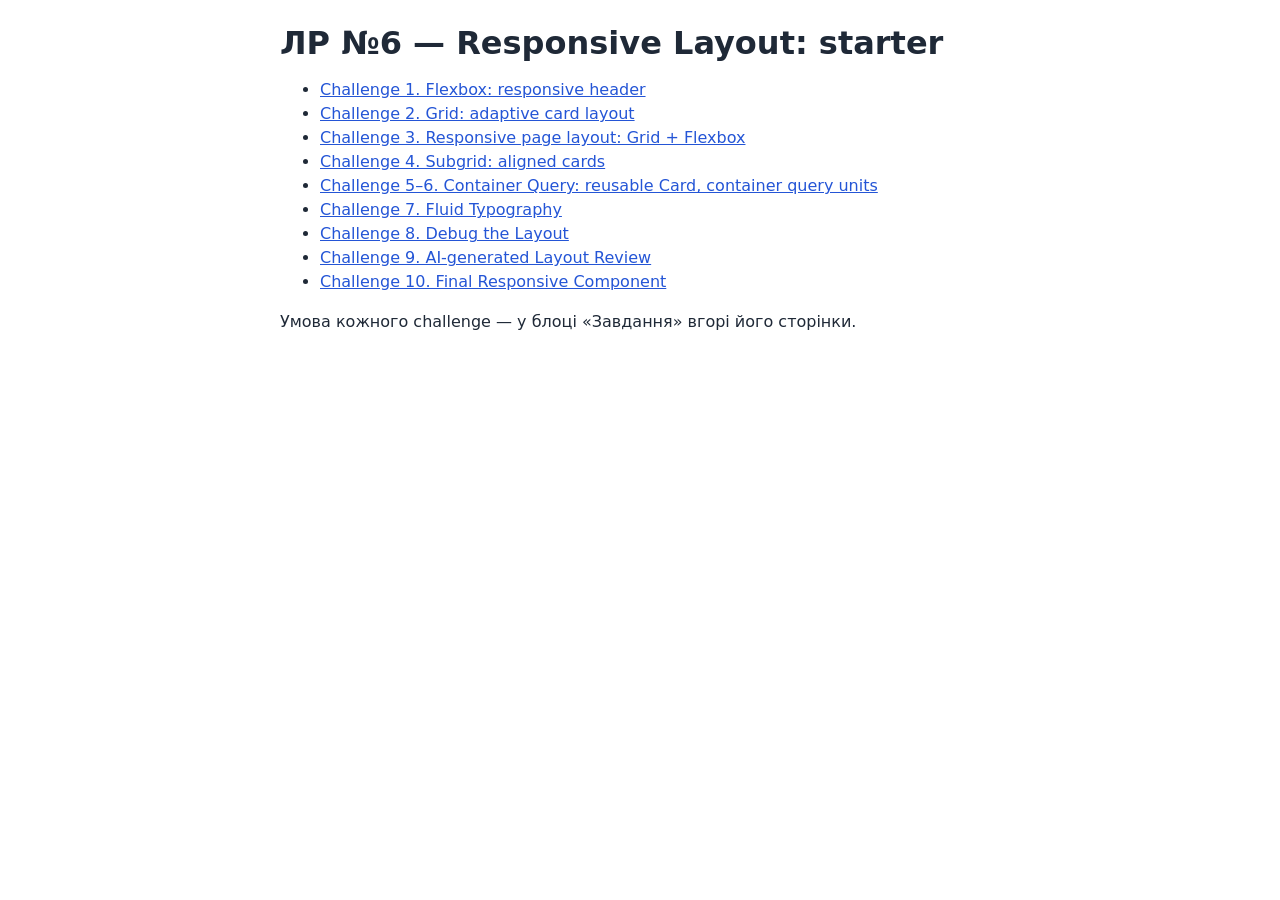
<file: index.html>
<!doctype html>
<html lang="uk">
<head>
  <meta charset="utf-8">
  <meta name="viewport" content="width=device-width, initial-scale=1">
  <title>ЛР №6 — starter</title>
  <link rel="stylesheet" href="base.css">
  <style>
    body { padding: 1.5rem; max-inline-size: 48rem; margin-inline: auto; }
  </style>
</head>
<body>
  <h1>ЛР №6 — Responsive Layout: starter</h1>
  <ul>
    <li><a href="challenge-01/index.html">Challenge 1. Flexbox: responsive header</a></li>
    <li><a href="challenge-02/index.html">Challenge 2. Grid: adaptive card layout</a></li>
    <li><a href="challenge-03/index.html">Challenge 3. Responsive page layout: Grid + Flexbox</a></li>
    <li><a href="challenge-04/index.html">Challenge 4. Subgrid: aligned cards</a></li>
    <li><a href="challenge-05/index.html">Challenge 5–6. Container Query: reusable Card, container query units</a></li>
    <li><a href="challenge-07/index.html">Challenge 7. Fluid Typography</a></li>
    <li><a href="challenge-08/index.html">Challenge 8. Debug the Layout</a></li>
    <li><a href="challenge-09/index.html">Challenge 9. AI-generated Layout Review</a></li>
    <li><a href="challenge-10/index.html">Challenge 10. Final Responsive Component</a></li>
  </ul>
  <p>Умова кожного challenge — у блоці «Завдання» вгорі його сторінки.</p>
</body>
</html>
</file>
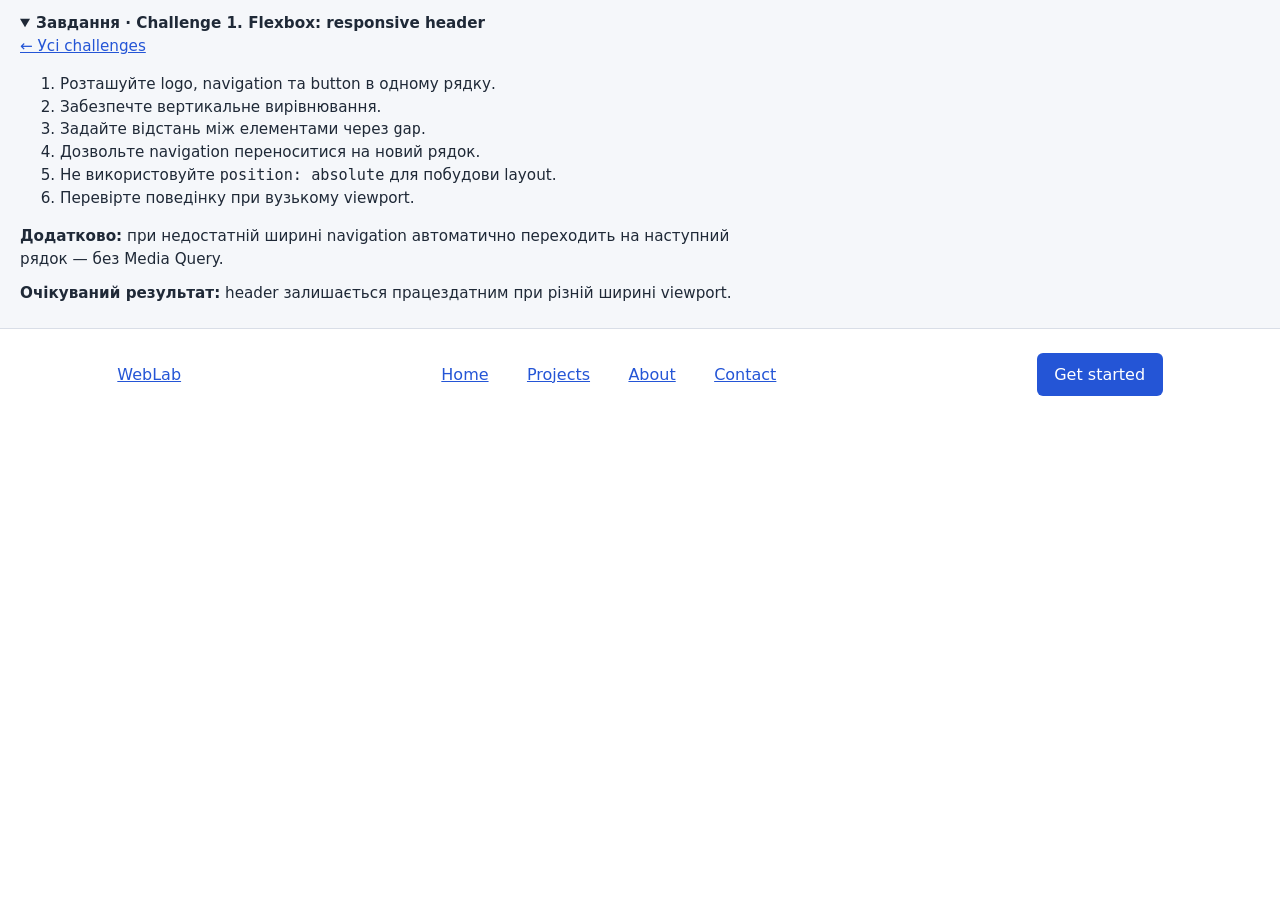
<file: challenge-01/index.html>
<!doctype html>
<html lang="en">
<head>
  <meta charset="utf-8">
  <meta name="viewport" content="width=device-width, initial-scale=1">
  <title>Challenge 1 — Flexbox header</title>
  <link rel="stylesheet" href="../base.css">
  <link rel="stylesheet" href="style.css">
</head>
<body>
<details class="task" lang="uk" open>
  <summary>Завдання · Challenge 1. Flexbox: responsive header</summary>
  <p class="task-back"><a href="../index.html">← Усі challenges</a></p>
  <ol>
    <li>Розташуйте logo, navigation та button в одному рядку.</li>
    <li>Забезпечте вертикальне вирівнювання.</li>
    <li>Задайте відстань між елементами через <code>gap</code>.</li>
    <li>Дозвольте navigation переноситися на новий рядок.</li>
    <li>Не використовуйте <code>position: absolute</code> для побудови layout.</li>
    <li>Перевірте поведінку при вузькому viewport.</li>
  </ol>
  <p><strong>Додатково:</strong> при недостатній ширині navigation автоматично
    переходить на наступний рядок — без Media Query.</p>
  <p><strong>Очікуваний результат:</strong> header залишається працездатним при
    різній ширині viewport.</p>
</details>

<header class="header">
  <a class="logo" href="#">WebLab</a>

  <nav class="navigation">
    <a href="#">Home</a>
    <a href="#">Projects</a>
    <a href="#">About</a>
    <a href="#">Contact</a>
  </nav>

  <button class="header-action">Get started</button>
</header>
</body>
</html>
</file>
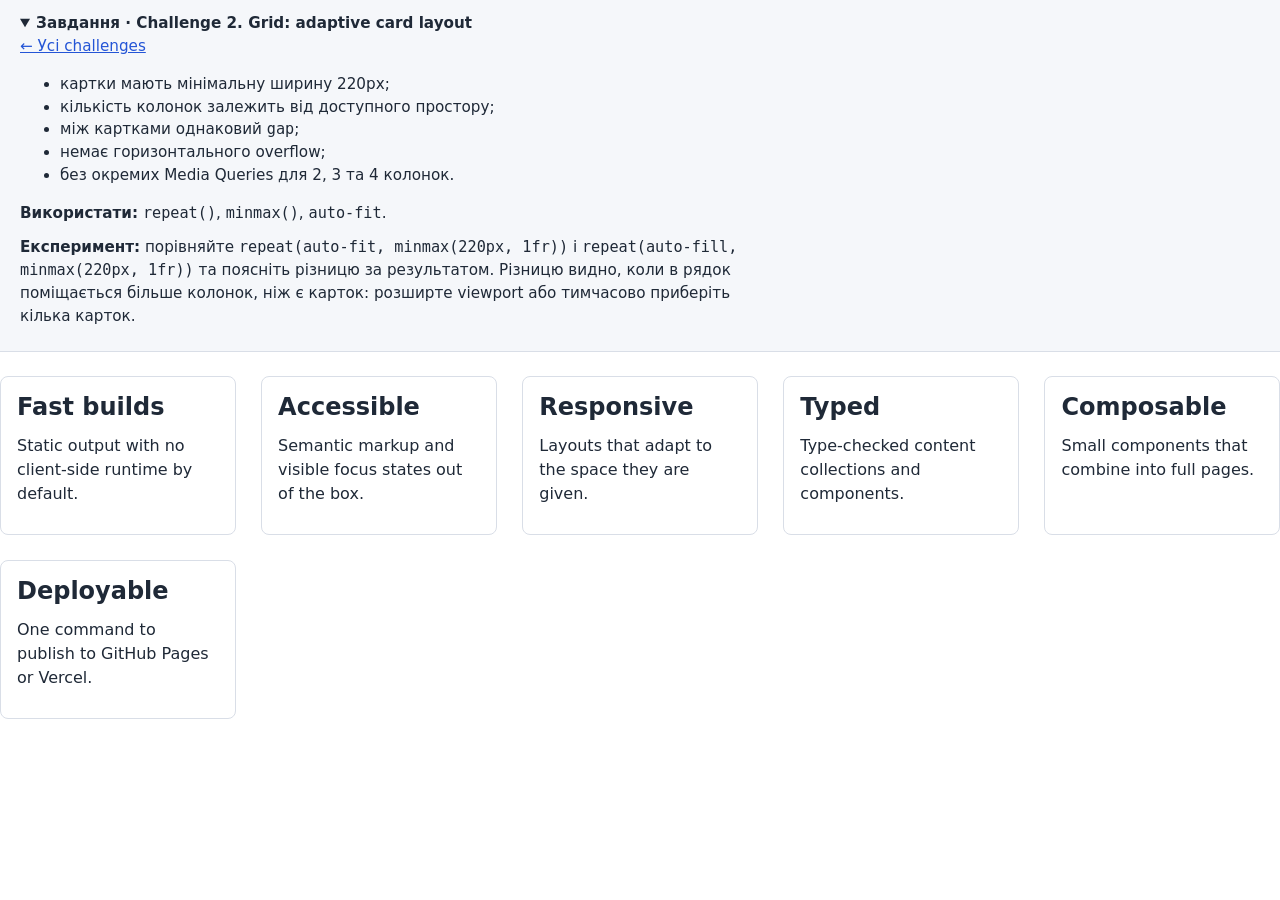
<file: challenge-02/index.html>
<!doctype html>
<html lang="en">
<head>
  <meta charset="utf-8">
  <meta name="viewport" content="width=device-width, initial-scale=1">
  <title>Challenge 2 — Grid cards</title>
  <link rel="stylesheet" href="../base.css">
  <link rel="stylesheet" href="style.css">
</head>
<body>
<details class="task" lang="uk" open>
  <summary>Завдання · Challenge 2. Grid: adaptive card layout</summary>
  <p class="task-back"><a href="../index.html">← Усі challenges</a></p>
  <ul>
    <li>картки мають мінімальну ширину 220px;</li>
    <li>кількість колонок залежить від доступного простору;</li>
    <li>між картками однаковий <code>gap</code>;</li>
    <li>немає горизонтального overflow;</li>
    <li>без окремих Media Queries для 2, 3 та 4 колонок.</li>
  </ul>
  <p><strong>Використати:</strong> <code>repeat()</code>, <code>minmax()</code>, <code>auto-fit</code>.</p>
  <p><strong>Експеримент:</strong> порівняйте <code>repeat(auto-fit, minmax(220px, 1fr))</code>
    і <code>repeat(auto-fill, minmax(220px, 1fr))</code> та поясніть різницю за
    результатом. Різницю видно, коли в рядок поміщається більше колонок, ніж є
    карток: розширте viewport або тимчасово приберіть кілька карток.</p>
</details>

<section class="features">
  <article class="feature-card">
    <h2>Fast builds</h2>
    <p>Static output with no client-side runtime by default.</p>
  </article>
  <article class="feature-card">
    <h2>Accessible</h2>
    <p>Semantic markup and visible focus states out of the box.</p>
  </article>
  <article class="feature-card">
    <h2>Responsive</h2>
    <p>Layouts that adapt to the space they are given.</p>
  </article>
  <article class="feature-card">
    <h2>Typed</h2>
    <p>Type-checked content collections and components.</p>
  </article>
  <article class="feature-card">
    <h2>Composable</h2>
    <p>Small components that combine into full pages.</p>
  </article>
  <article class="feature-card">
    <h2>Deployable</h2>
    <p>One command to publish to GitHub Pages or Vercel.</p>
  </article>
</section>
</body>
</html>
</file>
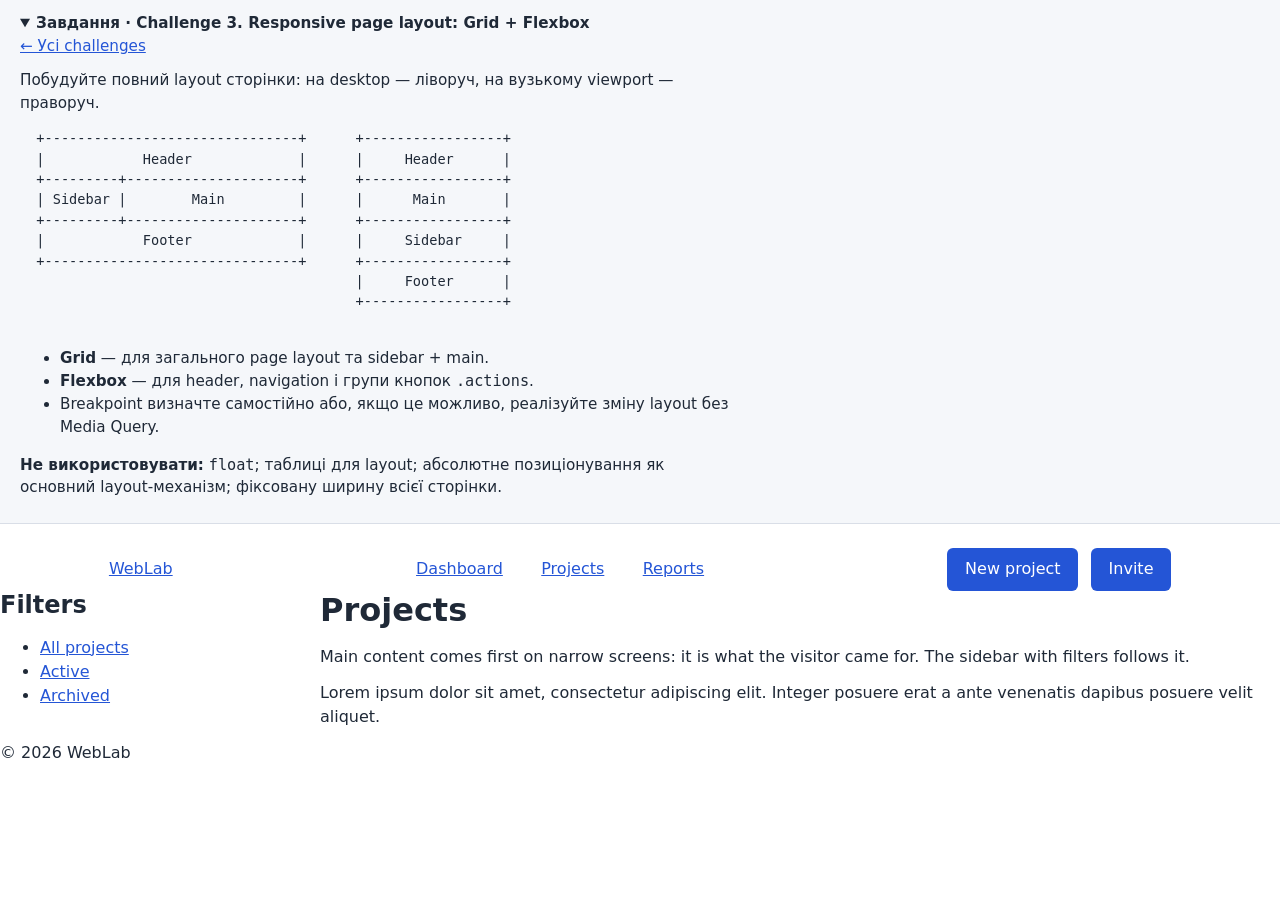
<file: challenge-03/index.html>
<!doctype html>
<html lang="en">
<head>
  <meta charset="utf-8">
  <meta name="viewport" content="width=device-width, initial-scale=1">
  <title>Challenge 3 — Page layout</title>
  <link rel="stylesheet" href="../base.css">
  <link rel="stylesheet" href="style.css">
</head>
<body>
<details class="task" lang="uk" open>
  <summary>Завдання · Challenge 3. Responsive page layout: Grid + Flexbox</summary>
  <p class="task-back"><a href="../index.html">← Усі challenges</a></p>
  <p>Побудуйте повний layout сторінки: на desktop — ліворуч, на вузькому viewport — праворуч.</p>
  <pre>
  +-------------------------------+      +-----------------+
  |            Header             |      |     Header      |
  +---------+---------------------+      +-----------------+
  | Sidebar |        Main         |      |      Main       |
  +---------+---------------------+      +-----------------+
  |            Footer             |      |     Sidebar     |
  +-------------------------------+      +-----------------+
                                         |     Footer      |
                                         +-----------------+
  </pre>
  <ul>
    <li><strong>Grid</strong> — для загального page layout та sidebar + main.</li>
    <li><strong>Flexbox</strong> — для header, navigation і групи кнопок <code>.actions</code>.</li>
    <li>Breakpoint визначте самостійно або, якщо це можливо, реалізуйте зміну
      layout без Media Query.</li>
  </ul>
  <p><strong>Не використовувати:</strong> <code>float</code>; таблиці для layout;
    абсолютне позиціонування як основний layout-механізм; фіксовану ширину всієї
    сторінки.</p>
</details>

<div class="page">
  <header class="site-header">
    <a class="logo" href="#">WebLab</a>
    <nav class="navigation">
      <a href="#">Dashboard</a>
      <a href="#">Projects</a>
      <a href="#">Reports</a>
    </nav>
    <div class="actions">
      <button>New project</button>
      <button>Invite</button>
    </div>
  </header>

  <aside class="sidebar">
    <h2>Filters</h2>
    <ul>
      <li><a href="#">All projects</a></li>
      <li><a href="#">Active</a></li>
      <li><a href="#">Archived</a></li>
    </ul>
  </aside>

  <main class="main">
    <h1>Projects</h1>
    <p>Main content comes first on narrow screens: it is what the visitor came for.
      The sidebar with filters follows it.</p>
    <p>Lorem ipsum dolor sit amet, consectetur adipiscing elit. Integer posuere erat
      a ante venenatis dapibus posuere velit aliquet.</p>
  </main>

  <footer class="site-footer">
    <p>&copy; 2026 WebLab</p>
  </footer>
</div>
</body>
</html>
</file>
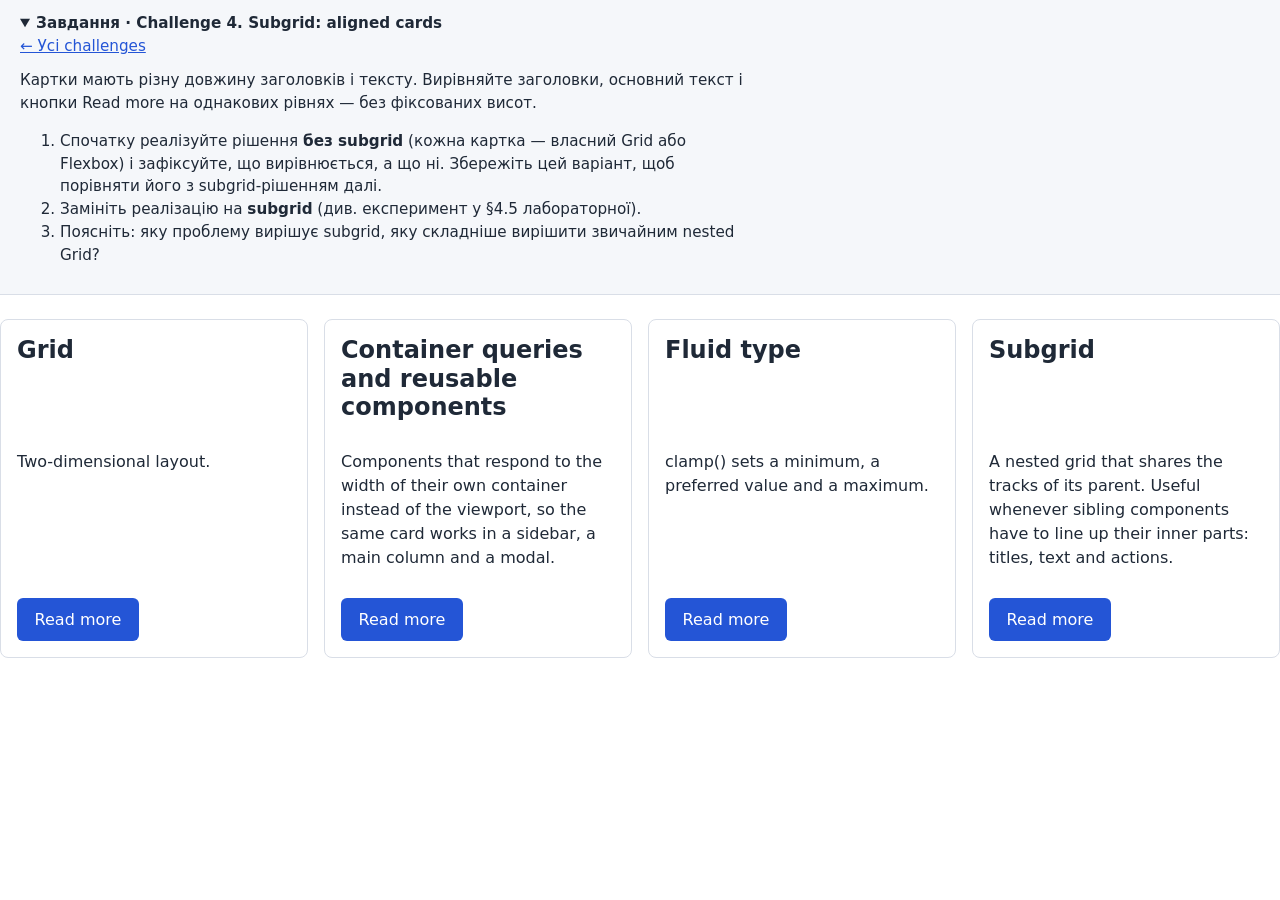
<file: challenge-04/index.html>
<!doctype html>
<html lang="en">
<head>
  <meta charset="utf-8">
  <meta name="viewport" content="width=device-width, initial-scale=1">
  <title>Challenge 4 — Subgrid cards</title>
  <link rel="stylesheet" href="../base.css">
  <link rel="stylesheet" href="style.css">
</head>
<body>
<details class="task" lang="uk" open>
  <summary>Завдання · Challenge 4. Subgrid: aligned cards</summary>
  <p class="task-back"><a href="../index.html">← Усі challenges</a></p>
  <p>Картки мають різну довжину заголовків і тексту. Вирівняйте заголовки,
    основний текст і кнопки Read more на однакових рівнях — без фіксованих висот.</p>
  <ol>
    <li>Спочатку реалізуйте рішення <strong>без subgrid</strong> (кожна картка — власний
      Grid або Flexbox) і зафіксуйте, що вирівнюється, а що ні. Збережіть цей
      варіант, щоб порівняти його з subgrid-рішенням далі.</li>
    <li>Замініть реалізацію на <strong>subgrid</strong> (див. експеримент у §4.5 лабораторної).</li>
    <li>Поясніть: яку проблему вирішує subgrid, яку складніше вирішити звичайним
      nested Grid?</li>
  </ol>
</details>

<section class="cards">
  <article class="card">
    <h2>Grid</h2>
    <p>Two-dimensional layout.</p>
    <a class="button" href="#">Read more</a>
  </article>
  <article class="card">
    <h2>Container queries and reusable components</h2>
    <p>Components that respond to the width of their own container instead of the viewport, so the same card works in a sidebar, a main column and a modal.</p>
    <a class="button" href="#">Read more</a>
  </article>
  <article class="card">
    <h2>Fluid type</h2>
    <p>clamp() sets a minimum, a preferred value and a maximum.</p>
    <a class="button" href="#">Read more</a>
  </article>
  <article class="card">
    <h2>Subgrid</h2>
    <p>A nested grid that shares the tracks of its parent. Useful whenever sibling components have to line up their inner parts: titles, text and actions.</p>
    <a class="button" href="#">Read more</a>
  </article>
</section>
</body>
</html>
</file>
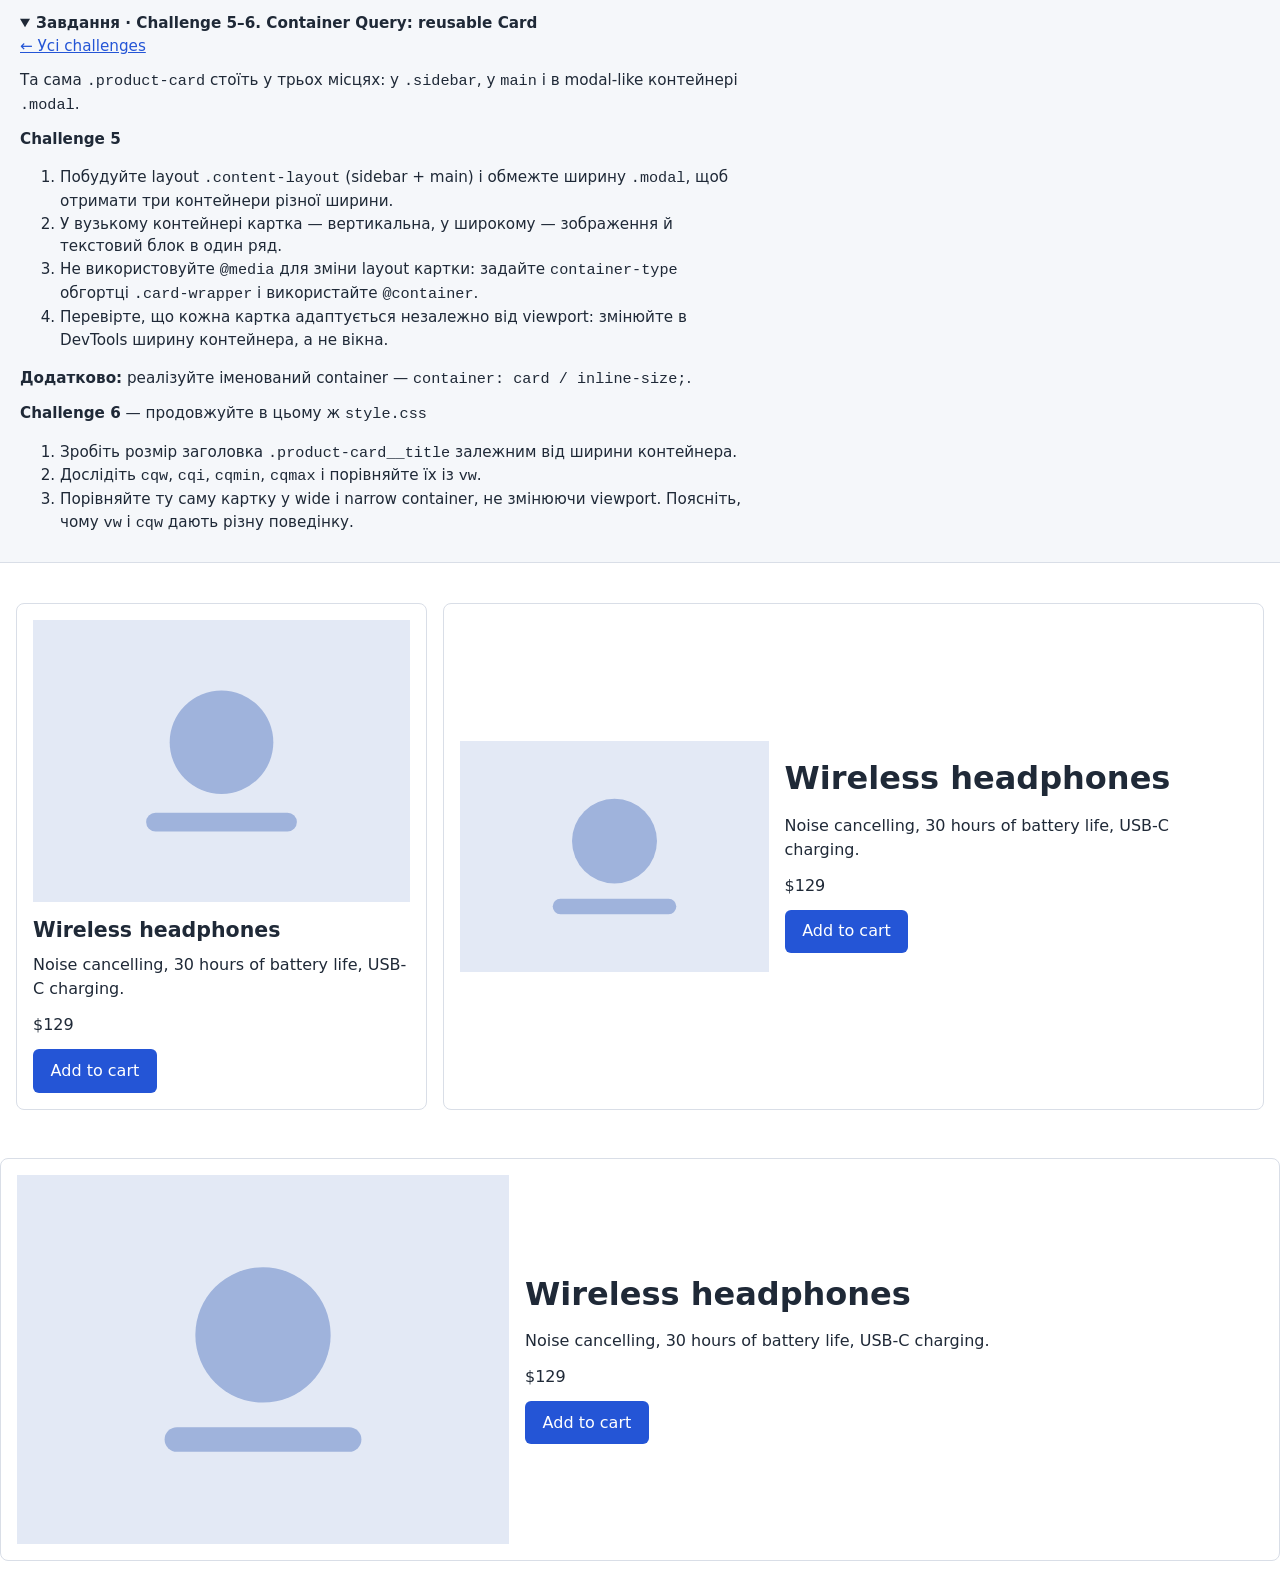
<file: challenge-05/index.html>
<!doctype html>
<html lang="en">
<head>
  <meta charset="utf-8">
  <meta name="viewport" content="width=device-width, initial-scale=1">
  <title>Challenge 5–6 — Container Query card</title>
  <link rel="stylesheet" href="../base.css">
  <link rel="stylesheet" href="style.css">
</head>
<body>
<details class="task" lang="uk" open>
  <summary>Завдання · Challenge 5–6. Container Query: reusable Card</summary>
  <p class="task-back"><a href="../index.html">← Усі challenges</a></p>
  <p>Та сама <code>.product-card</code> стоїть у трьох місцях: у <code>.sidebar</code>,
    у <code>main</code> і в modal-like контейнері <code>.modal</code>.</p>
  <p><strong>Challenge 5</strong></p>
  <ol>
    <li>Побудуйте layout <code>.content-layout</code> (sidebar + main) і обмежте ширину
      <code>.modal</code>, щоб отримати три контейнери різної ширини.</li>
    <li>У вузькому контейнері картка — вертикальна, у широкому — зображення й
      текстовий блок в один ряд.</li>
    <li>Не використовуйте <code>@media</code> для зміни layout картки: задайте
      <code>container-type</code> обгортці <code>.card-wrapper</code> і використайте
      <code>@container</code>.</li>
    <li>Перевірте, що кожна картка адаптується незалежно від viewport: змінюйте в
      DevTools ширину контейнера, а не вікна.</li>
  </ol>
  <p><strong>Додатково:</strong> реалізуйте іменований container —
    <code>container: card / inline-size;</code>.</p>
  <p><strong>Challenge 6</strong> — продовжуйте в цьому ж <code>style.css</code></p>
  <ol>
    <li>Зробіть розмір заголовка <code>.product-card__title</code> залежним від ширини
      контейнера.</li>
    <li>Дослідіть <code>cqw</code>, <code>cqi</code>, <code>cqmin</code>, <code>cqmax</code>
      і порівняйте їх із <code>vw</code>.</li>
    <li>Порівняйте ту саму картку у wide і narrow container, не змінюючи viewport.
      Поясніть, чому <code>vw</code> і <code>cqw</code> дають різну поведінку.</li>
  </ol>
</details>

<div class="content-layout">
  <aside class="sidebar">
    <div class="card-wrapper">
      <article class="product-card">
        <img src="../img/product.svg" alt="" width="320" height="240">
        <div class="product-card__body">
          <h2 class="product-card__title">Wireless headphones</h2>
          <p>Noise cancelling, 30 hours of battery life, USB-C charging.</p>
          <p class="product-card__price">$129</p>
          <button>Add to cart</button>
        </div>
      </article>
    </div>
  </aside>

  <main>
    <div class="card-wrapper">
      <article class="product-card">
        <img src="../img/product.svg" alt="" width="320" height="240">
        <div class="product-card__body">
          <h2 class="product-card__title">Wireless headphones</h2>
          <p>Noise cancelling, 30 hours of battery life, USB-C charging.</p>
          <p class="product-card__price">$129</p>
          <button>Add to cart</button>
        </div>
      </article>
    </div>
  </main>
</div>

<!-- Modal-like container: третє місце для тієї самої картки. -->
<div class="modal">
  <div class="card-wrapper">
    <article class="product-card">
      <img src="../img/product.svg" alt="" width="320" height="240">
      <div class="product-card__body">
        <h2 class="product-card__title">Wireless headphones</h2>
        <p>Noise cancelling, 30 hours of battery life, USB-C charging.</p>
        <p class="product-card__price">$129</p>
        <button>Add to cart</button>
      </div>
    </article>
  </div>
</div>
</body>
</html>
</file>
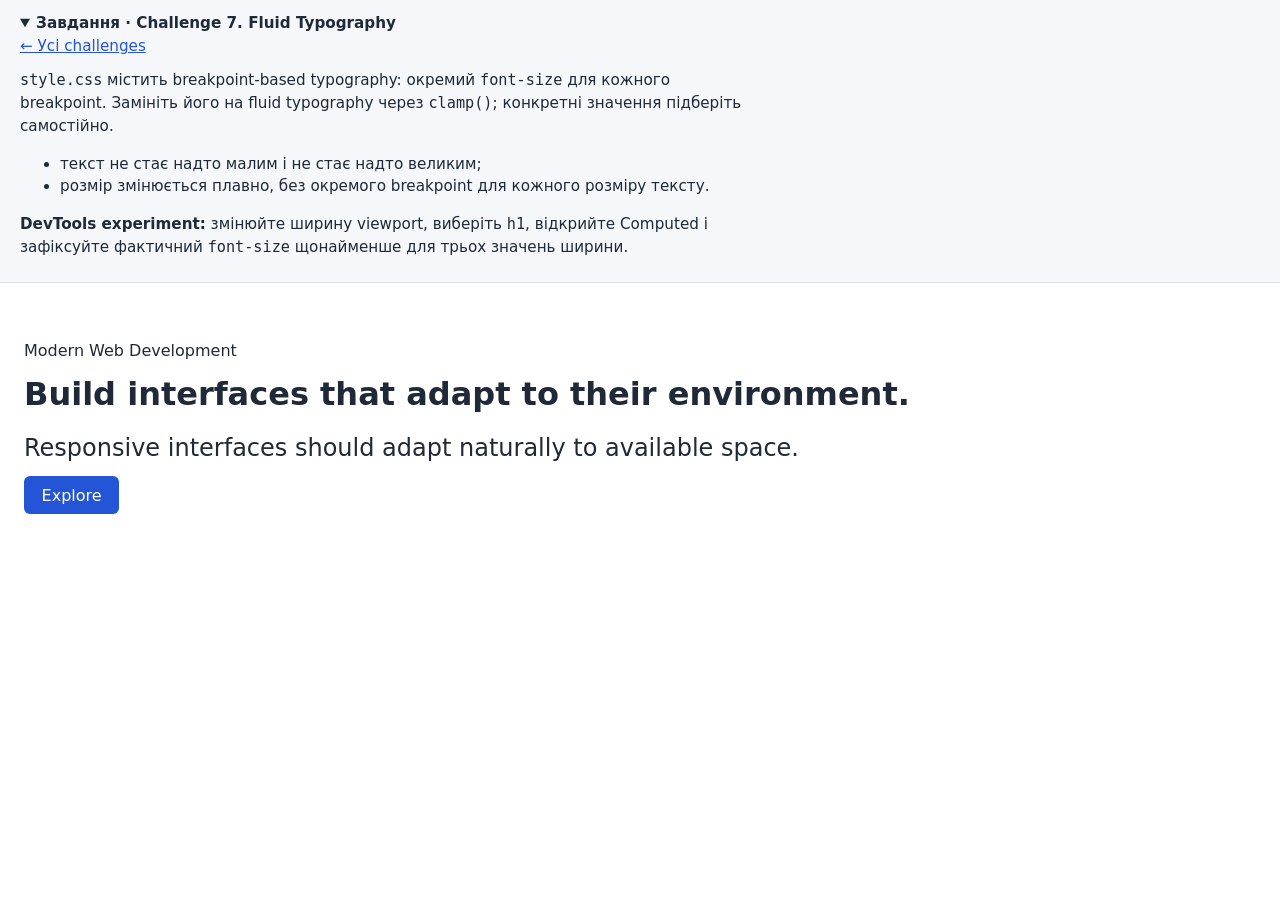
<file: challenge-07/index.html>
<!doctype html>
<html lang="en">
<head>
  <meta charset="utf-8">
  <meta name="viewport" content="width=device-width, initial-scale=1">
  <title>Challenge 7 — Fluid Typography</title>
  <link rel="stylesheet" href="../base.css">
  <link rel="stylesheet" href="style.css">
</head>
<body>
<details class="task" lang="uk" open>
  <summary>Завдання · Challenge 7. Fluid Typography</summary>
  <p class="task-back"><a href="../index.html">← Усі challenges</a></p>
  <p><code>style.css</code> містить breakpoint-based typography: окремий
    <code>font-size</code> для кожного breakpoint. Замініть його на fluid typography
    через <code>clamp()</code>; конкретні значення підберіть самостійно.</p>
  <ul>
    <li>текст не стає надто малим і не стає надто великим;</li>
    <li>розмір змінюється плавно, без окремого breakpoint для кожного розміру тексту.</li>
  </ul>
  <p><strong>DevTools experiment:</strong> змінюйте ширину viewport, виберіть
    <code>h1</code>, відкрийте Computed і зафіксуйте фактичний <code>font-size</code>
    щонайменше для трьох значень ширини.</p>
</details>

<section class="hero">
  <p class="eyebrow">Modern Web Development</p>
  <h1>Build interfaces that adapt to their environment.</h1>
  <p class="hero-text">
    Responsive interfaces should adapt naturally to available space.
  </p>
  <a class="button" href="#">Explore</a>
</section>
</body>
</html>
</file>
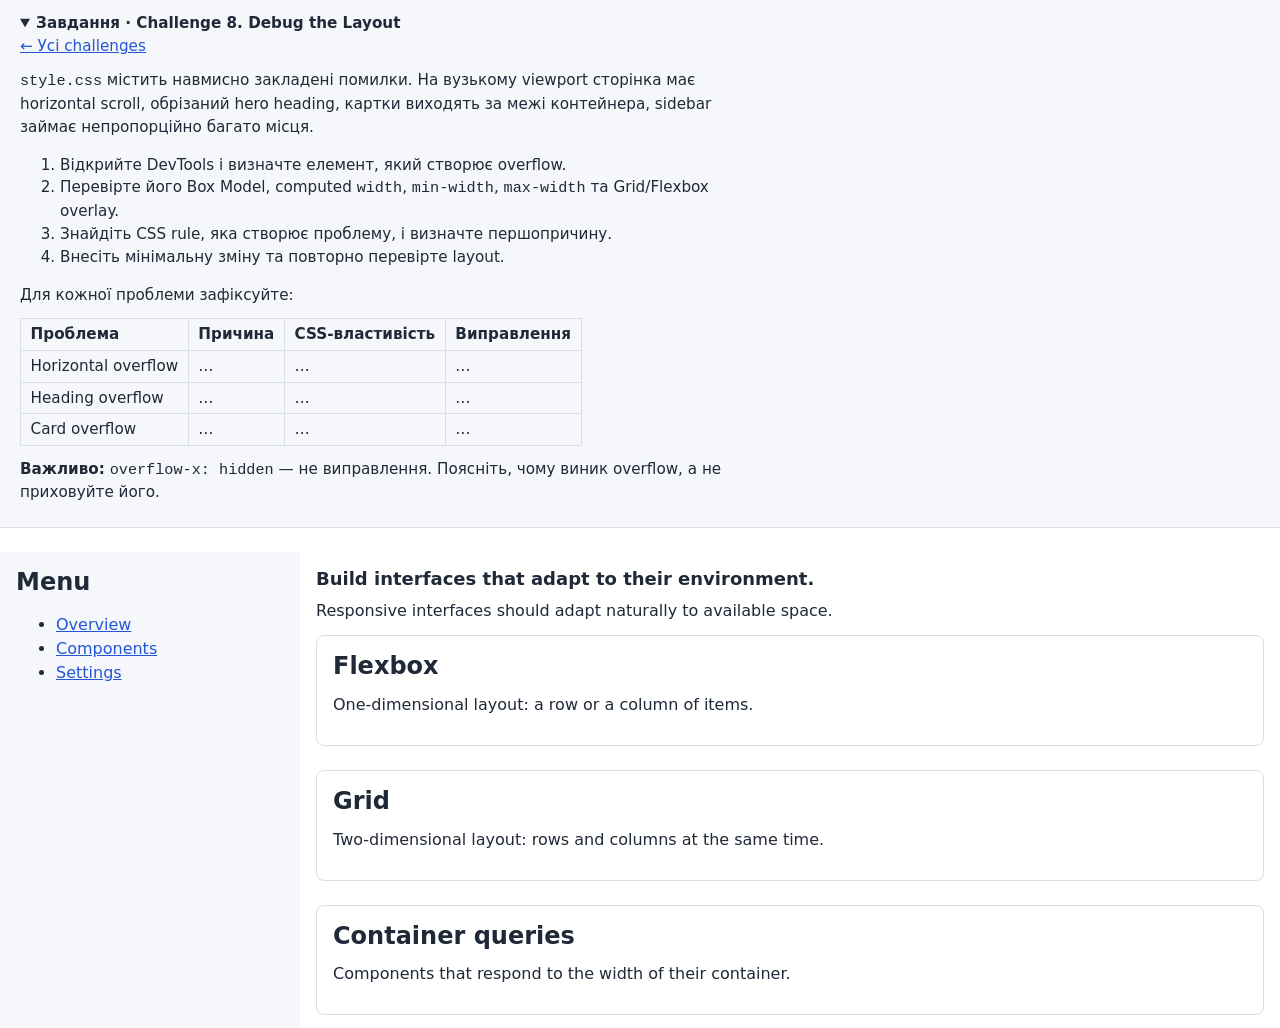
<file: challenge-08/index.html>
<!doctype html>
<html lang="en">
<head>
  <meta charset="utf-8">
  <meta name="viewport" content="width=device-width, initial-scale=1">
  <title>Challenge 8 — Debug the Layout</title>
  <link rel="stylesheet" href="../base.css">
  <link rel="stylesheet" href="style.css">
</head>
<body>
<details class="task" lang="uk" open>
  <summary>Завдання · Challenge 8. Debug the Layout</summary>
  <p class="task-back"><a href="../index.html">← Усі challenges</a></p>
  <p><code>style.css</code> містить навмисно закладені помилки. На вузькому viewport
    сторінка має horizontal scroll, обрізаний hero heading, картки виходять за межі
    контейнера, sidebar займає непропорційно багато місця.</p>
  <ol>
    <li>Відкрийте DevTools і визначте елемент, який створює overflow.</li>
    <li>Перевірте його Box Model, computed <code>width</code>, <code>min-width</code>,
      <code>max-width</code> та Grid/Flexbox overlay.</li>
    <li>Знайдіть CSS rule, яка створює проблему, і визначте першопричину.</li>
    <li>Внесіть мінімальну зміну та повторно перевірте layout.</li>
  </ol>
  <p>Для кожної проблеми зафіксуйте:</p>
  <table>
    <tr><th>Проблема</th><th>Причина</th><th>CSS-властивість</th><th>Виправлення</th></tr>
    <tr><td>Horizontal overflow</td><td>…</td><td>…</td><td>…</td></tr>
    <tr><td>Heading overflow</td><td>…</td><td>…</td><td>…</td></tr>
    <tr><td>Card overflow</td><td>…</td><td>…</td><td>…</td></tr>
  </table>
  <p><strong>Важливо:</strong> <code>overflow-x: hidden</code> — не виправлення.
    Поясніть, чому виник overflow, а не приховуйте його.</p>
</details>

<div class="page">
  <aside class="sidebar">
    <h2>Menu</h2>
    <ul>
      <li><a href="#">Overview</a></li>
      <li><a href="#">Components</a></li>
      <li><a href="#">Settings</a></li>
    </ul>
  </aside>

  <main class="main">
    <section class="hero">
      <h1>Build interfaces that adapt to their environment.</h1>
      <p>Responsive interfaces should adapt naturally to available space.</p>
    </section>

    <section class="cards">
      <article class="card">
        <h2>Flexbox</h2>
        <p>One-dimensional layout: a row or a column of items.</p>
      </article>
      <article class="card">
        <h2>Grid</h2>
        <p>Two-dimensional layout: rows and columns at the same time.</p>
      </article>
      <article class="card">
        <h2>Container queries</h2>
        <p>Components that respond to the width of their container.</p>
      </article>
    </section>
  </main>
</div>
</body>
</html>
</file>
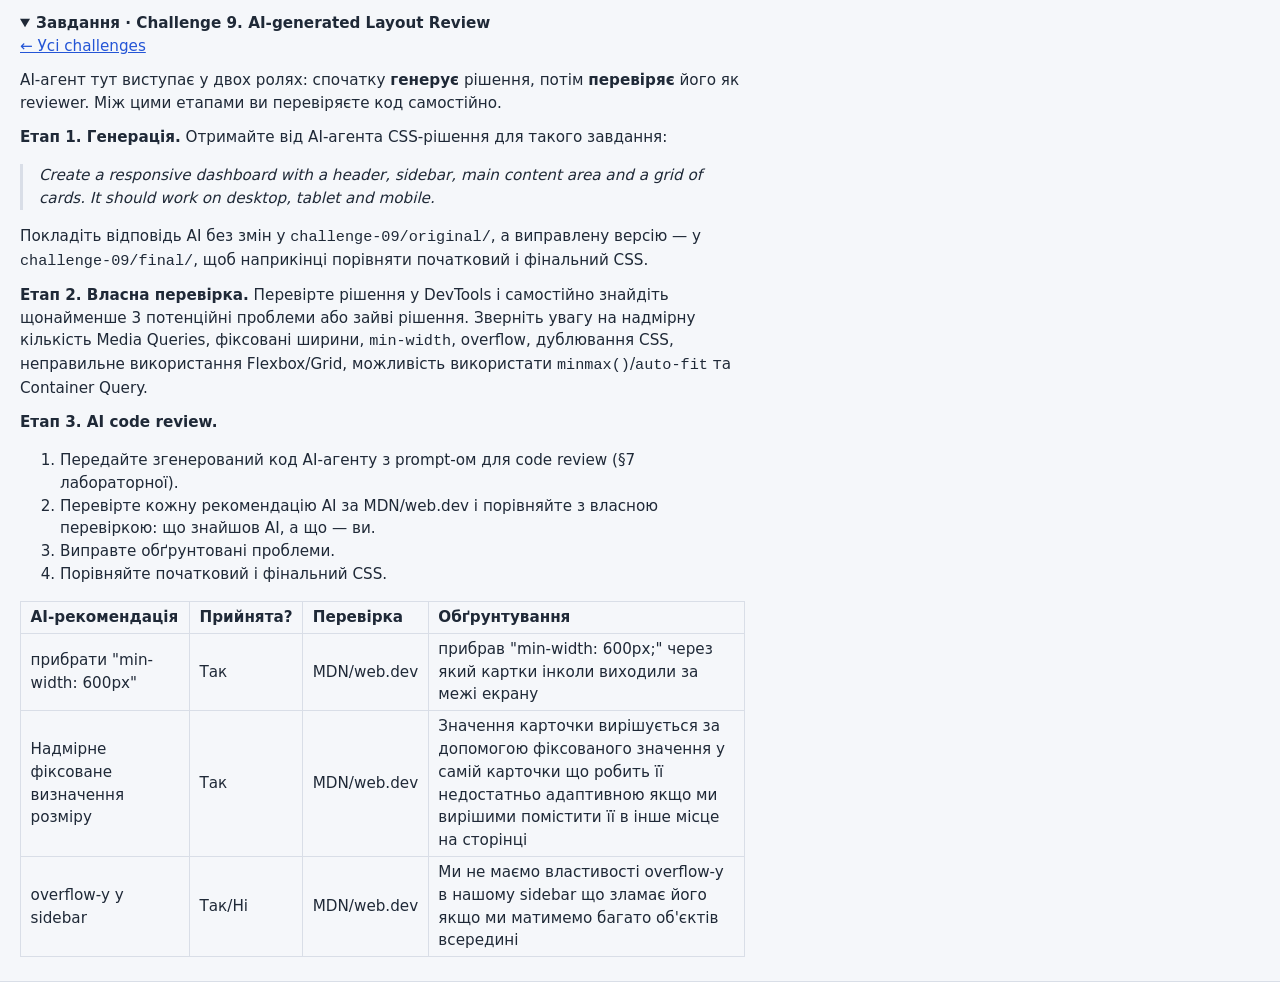
<file: challenge-09/index.html>
<!doctype html>
<html lang="uk">
  <head>
    <meta charset="utf-8" />
    <meta name="viewport" content="width=device-width, initial-scale=1" />
    <title>Challenge 9 — AI-generated Layout Review</title>
    <link rel="stylesheet" href="../base.css" />
  </head>
  <body>
    <details class="task" lang="uk" open>
      <summary>Завдання · Challenge 9. AI-generated Layout Review</summary>
      <p class="task-back"><a href="../index.html">← Усі challenges</a></p>
      <p>
        AI-агент тут виступає у двох ролях: спочатку
        <strong>генерує</strong> рішення, потім <strong>перевіряє</strong> його
        як reviewer. Між цими етапами ви перевіряєте код самостійно.
      </p>
      <p>
        <strong>Етап 1. Генерація.</strong> Отримайте від AI-агента CSS-рішення
        для такого завдання:
      </p>
      <blockquote lang="en">
        Create a responsive dashboard with a header, sidebar, main content area
        and a grid of cards. It should work on desktop, tablet and mobile.
      </blockquote>
      <p>
        Покладіть відповідь AI без змін у <code>challenge-09/original/</code>, а
        виправлену версію — у <code>challenge-09/final/</code>, щоб наприкінці
        порівняти початковий і фінальний CSS.
      </p>
      <p>
        <strong>Етап 2. Власна перевірка.</strong> Перевірте рішення у DevTools
        і самостійно знайдіть щонайменше 3 потенційні проблеми або зайві
        рішення. Зверніть увагу на надмірну кількість Media Queries, фіксовані
        ширини, <code>min-width</code>, overflow, дублювання CSS, неправильне
        використання Flexbox/Grid, можливість використати
        <code>minmax()</code>/<code>auto-fit</code> та Container Query.
      </p>
      <p><strong>Етап 3. AI code review.</strong></p>
      <ol>
        <li>
          Передайте згенерований код AI-агенту з prompt-ом для code review (§7
          лабораторної).
        </li>
        <li>
          Перевірте кожну рекомендацію AI за MDN/web.dev і порівняйте з власною
          перевіркою: що знайшов AI, а що — ви.
        </li>
        <li>Виправте обґрунтовані проблеми.</li>
        <li>Порівняйте початковий і фінальний CSS.</li>
      </ol>
      <table>
        <tr>
          <th>AI-рекомендація</th>
          <th>Прийнята?</th>
          <th>Перевірка</th>
          <th>Обґрунтування</th>
        </tr>
        <tr>
          <td>прибрати "min-width: 600px"</td>
          <td>Так</td>
          <td>MDN/web.dev</td>
          <td>
            прибрав "min-width: 600px;" через який картки інколи виходили за
            межі екрану
          </td>
        </tr>
        <tr>
          <td>Надмірне фіксоване визначення розміру</td>
          <td>Так</td>
          <td>MDN/web.dev</td>
          <td>
            Значення карточки вирішується за допомогою фіксованого значення у
            самій карточки що робить її недостатньо адаптивною якщо ми вирішими
            помістити її в інше місце на сторінці
          </td>
        </tr>
        <tr>
          <td>overflow-y у sidebar</td>
          <td>Так/Ні</td>
          <td>MDN/web.dev</td>
          <td>
            Ми не маємо властивoсті overflow-y в нашому sidebar що зламає його
            якщо ми матимемо багато об'єктів всередині
          </td>
        </tr>
      </table>
    </details>
  </body>
</html>
</file>
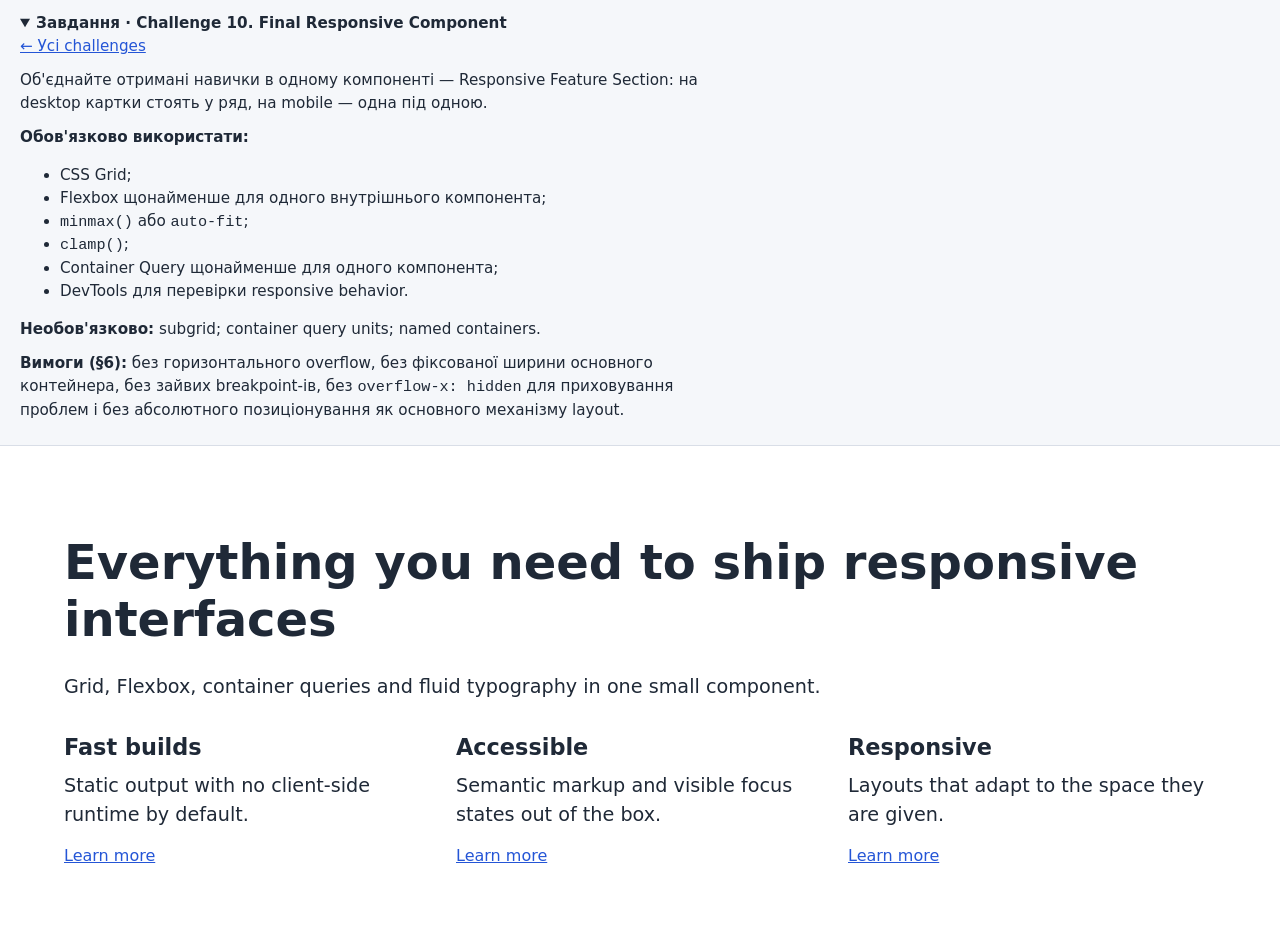
<file: challenge-10/index.html>
<!doctype html>
<html lang="en">
<head>
  <meta charset="utf-8">
  <meta name="viewport" content="width=device-width, initial-scale=1">
  <title>Challenge 10 — Responsive Feature Section</title>
  <link rel="stylesheet" href="../base.css">
  <link rel="stylesheet" href="style.css">
</head>
<body>
<details class="task" lang="uk" open>
  <summary>Завдання · Challenge 10. Final Responsive Component</summary>
  <p class="task-back"><a href="../index.html">← Усі challenges</a></p>
  <p>Об'єднайте отримані навички в одному компоненті — Responsive Feature Section:
    на desktop картки стоять у ряд, на mobile — одна під одною.</p>
  <p><strong>Обов'язково використати:</strong></p>
  <ul>
    <li>CSS Grid;</li>
    <li>Flexbox щонайменше для одного внутрішнього компонента;</li>
    <li><code>minmax()</code> або <code>auto-fit</code>;</li>
    <li><code>clamp()</code>;</li>
    <li>Container Query щонайменше для одного компонента;</li>
    <li>DevTools для перевірки responsive behavior.</li>
  </ul>
  <p><strong>Необов'язково:</strong> subgrid; container query units; named containers.</p>
  <p><strong>Вимоги (§6):</strong> без горизонтального overflow, без фіксованої
    ширини основного контейнера, без зайвих breakpoint-ів, без
    <code>overflow-x: hidden</code> для приховування проблем і без абсолютного
    позиціонування як основного механізму layout.</p>
</details>

<section class="feature-section">
  <h2>Everything you need to ship responsive interfaces</h2>
  <p>Grid, Flexbox, container queries and fluid typography in one small component.</p>

  <div class="features">
    <article class="feature">
      <h3>Fast builds</h3>
      <p>Static output with no client-side runtime by default.</p>
      <a href="#">Learn more</a>
    </article>
    <article class="feature">
      <h3>Accessible</h3>
      <p>Semantic markup and visible focus states out of the box.</p>
      <a href="#">Learn more</a>
    </article>
    <article class="feature">
      <h3>Responsive</h3>
      <p>Layouts that adapt to the space they are given.</p>
      <a href="#">Learn more</a>
    </article>
  </div>
</section>
</body>
</html>
</file>
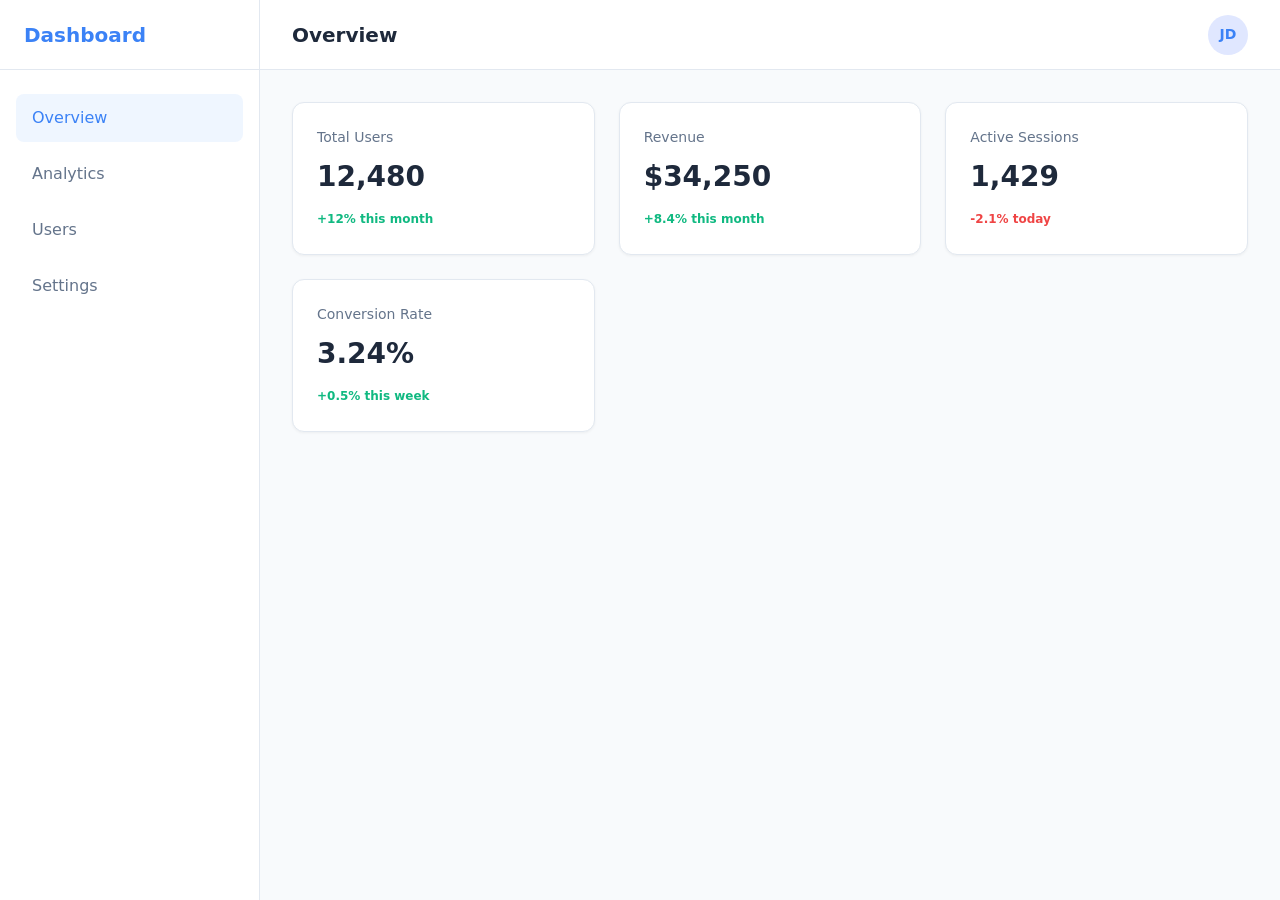
<file: challenge-09/original/index.html>
<!doctype html>
<html lang="en">
  <head>
    <meta charset="UTF-8" />
    <meta name="viewport" content="width=device-width, initial-scale=1.0" />
    <title>Document</title>
    <link rel="stylesheet" href="../final/style.css" />
  </head>
  <body>
    <div class="dashboard-layout">
      <!-- Sidebar -->
      <aside class="sidebar">
        <div class="sidebar-brand">Dashboard</div>
        <nav class="sidebar-nav">
          <a href="#" class="nav-item active">Overview</a>
          <a href="#" class="nav-item">Analytics</a>
          <a href="#" class="nav-item">Users</a>
          <a href="#" class="nav-item">Settings</a>
        </nav>
      </aside>

      <!-- Main Content Area -->
      <main class="main-content">
        <!-- Header -->
        <header class="header">
          <button class="menu-toggle" aria-label="Toggle Menu">☰</button>
          <h1 class="page-title">Overview</h1>
          <div class="user-profile">JD</div>
        </header>

        <!-- Dashboard Content -->
        <div class="content-body">
          <!-- Grid of Cards -->
          <section class="cards-grid">
            <div class="card">
              <h3>Total Users</h3>
              <p class="card-value">12,480</p>
              <span class="card-trend positive">+12% this month</span>
            </div>
            <div class="card">
              <h3>Revenue</h3>
              <p class="card-value">$34,250</p>
              <span class="card-trend positive">+8.4% this month</span>
            </div>
            <div class="card">
              <h3>Active Sessions</h3>
              <p class="card-value">1,429</p>
              <span class="card-trend negative">-2.1% today</span>
            </div>
            <div class="card">
              <h3>Conversion Rate</h3>
              <p class="card-value">3.24%</p>
              <span class="card-trend positive">+0.5% this week</span>
            </div>
          </section>
        </div>
      </main>
    </div>
  </body>
</html>
</file>
<file: base.css>
/*
 * Спільні базові стилі для всіх challenges: шрифт, кольори, вигляд карток і
 * кнопок. Layout тут навмисно відсутній — його ви пишете у style.css
 * відповідного challenge. Цей файл змінювати не потрібно.
 */
*,
*::before,
*::after {
  box-sizing: border-box;
}

:root {
  --ink: #1f2937;
  --muted: #5b6474;
  --line: #d9dee7;
  --surface: #f5f7fa;
  --accent: #2455d6;
  font-family: system-ui, "Segoe UI", Roboto, sans-serif;
  line-height: 1.5;
  color: var(--ink);
}

body {
  margin: 0;
}

img {
  display: block;
  max-inline-size: 100%;
  block-size: auto;
}

h1,
h2,
h3 {
  margin-block: 0 0.5em;
  line-height: 1.2;
}

p {
  margin-block: 0 0.75em;
}

a {
  color: var(--accent);
}

button,
.button {
  font: inherit;
  padding: 0.6em 1.1em;
  border: 0;
  border-radius: 6px;
  background: var(--accent);
  color: #fff;
  text-decoration: none;
  cursor: pointer;
}

.card,
.feature-card,
.product-card {
  padding: 1rem;
  border: 1px solid var(--line);
  border-radius: 8px;
  background: #fff;
}

/*
 * Блок «Завдання» вгорі кожної сторінки — умова challenge, а не частина
 * layout, який ви будуєте. Його можна згорнути, клікнувши заголовок.
 */
.task {
  margin-block-end: 1.5rem;
  padding: 0.75rem 1.25rem;
  border-block-end: 1px solid var(--line);
  background: var(--surface);
  font-size: 0.95rem;
}

.task summary {
  font-weight: 700;
  cursor: pointer;
}

.task > :not(summary) {
  max-inline-size: 75ch;
}

.task pre {
  overflow-x: auto;
  font-size: 0.85rem;
}

.task blockquote {
  margin-inline: 0;
  padding-inline-start: 1rem;
  border-inline-start: 3px solid var(--line);
  font-style: italic;
}

/* На вузькому екрані таблиця прокручується у власному блоці, а не розширює
   сторінку: у Challenge 8 інакше вона сама стала б джерелом overflow. */
.task table {
  display: block;
  overflow-x: auto;
  border-collapse: collapse;
  margin-block-end: 0.75em;
}

.task :is(th, td) {
  padding: 0.25rem 0.6rem;
  border: 1px solid var(--line);
  text-align: start;
}
</file>
<file: challenge-01/style.css>
/* Challenge 1. Flexbox: responsive header.
   Ваш CSS — тут. */

.header {
  display: flex;
  gap: 2vw;
  align-items: center;
  justify-content: space-around;
}

.navigation {
  display: flex;
  flex-wrap: wrap;
  gap: 3vw;
}
</file>
<file: challenge-02/style.css>
/* Challenge 2. Grid: adaptive card layout.
   Ваш CSS — тут. */

.features {
  display: grid;
  grid-template-columns: repeat(auto-fill, minmax(220px, 1fr));
  gap: 2vw;
}
</file>
<file: challenge-03/style.css>
/* Challenge 3. Responsive page layout: Grid + Flexbox.
   Ваш CSS — тут. */

.page {
  display: grid;
  grid-template-columns: minmax(12rem, 1fr) minmax(0, 3fr);
  grid-template-areas: "header header" "sidebar main" "footer footer";
}

.site-header {
  display: flex;
  gap: 2vw;
  align-items: center;
  justify-content: space-around;
  grid-area: header;
}
.navigation {
  display: flex;
  flex-wrap: wrap;
  flex-shrink: 2;
  gap: 3vw;
}
.actions {
  display: flex;
  flex-wrap: wrap;
  gap: 1vw;
  flex-shrink: 0;
}

.sidebar {
  grid-area: sidebar;
}

.main {
  grid-area: main;
}

.site-footer {
  grid-area: footer;
}
@media (max-width: 500px) {
  .page {
    grid-template-columns: minmax(0, 1fr);
    grid-template-areas:
      "header"
      "main"
      "sidebar"
      "footer";
  }
}
</file>
<file: challenge-04/style.css>
.cards {
  display: grid;
  grid-template-columns: repeat(auto-fit, minmax(min(100%, 16rem), 1fr));
  gap: 1rem;
}

.card {
  display: grid;
  grid-row: span 3;
  grid-template-rows: subgrid;
}

.card .button {
  justify-self: start;
}
</file>
<file: challenge-05/style.css>
/* Challenge 5. Container Query: reusable Card.
   Challenge 6. Container Query units — продовжуйте в цьому ж файлі.
   Ваш CSS — тут. @media для зміни layout картки не використовувати. */

.content-layout {
  display: grid;
  grid-template-columns: minmax(12rem, 1fr) minmax(0, 2fr);
  gap: 1rem;
  padding: 1rem;
}

.sidebar,
main {
  display: flex;
  flex-direction: column;
}

.card-wrapper {
  container: card / inline-size;
  display: flex;
  flex-direction: column;
  flex-grow: 1;
}

.product-card {
  display: grid;
  gap: 1rem;
  height: 100%;
  grid-template-rows: auto 1fr;
}

.product-card img {
  width: 100%;
  object-fit: cover;
}

@container card (min-width: 33rem) {
  .product-card {
    grid-template-columns: minmax(0, 1fr) minmax(0, 1.5fr);
    grid-template-rows: 1fr;
    align-items: center;
  }
}

.modal {
  margin: 2rem auto;
}

.product-card__title {
  font-size: clamp(1.1rem, 5cqi, 2rem);
}
</file>
<file: challenge-07/style.css>
/* Challenge 7. Fluid Typography.
   Початковий стан — breakpoint-based typography. Замініть його на clamp(). */

.hero {
  padding: 2rem 1.5rem;
}

.hero-text {
  font-size: clamp(1rem, 3vw, 1.5rem);
}
.hero h1 {
  font-size: clamp(1.25rem, 4vw, 2rem);
}
</file>
<file: challenge-08/style.css>
/* Challenge 8. Debug the Layout.
   Цей файл містить навмисно закладені помилки. Знайдіть першопричину кожної
   в DevTools і внесіть мінімальну зміну. overflow-x: hidden — не виправлення. */

.page {
  width: 100%;
  display: grid;
  grid-template-columns: 300px 1fr;
}

.sidebar {
  padding: 1rem;
  background: var(--surface);
}

.main {
  width: 100%;
  padding: 1rem;
}

.cards {
  display: flex;
  gap: 24px;
  flex-wrap: wrap;
}

.card {
  width: 100%;
}

.hero h1 {
  font-size: 18px;
}
/* 
.page {
  width: 1200px;
  display: grid;
  grid-template-columns: 300px 1fr;
}

.sidebar {
  padding: 1rem;
  background: var(--surface);
}

.main {
  width: 1000px;
  padding: 1rem;
}

.cards {
  display: flex;
  gap: 24px;
}

.card {
  width: 350px;
}

.hero h1 {
  font-size: 64px;
  white-space: nowrap;
} */
</file>
<file: challenge-10/style.css>
/* Challenge 10. Final Responsive Component.
   Обов'язково: Grid, Flexbox, minmax()/auto-fit, clamp(), Container Query.
   */

.feature-section {
  width: 100%;
  max-width: 80rem;
  padding: clamp(1.25rem, 5vw, 4rem);
}

.feature-section h2 {
  font-size: clamp(1.75rem, 4vw, 3rem);
}

.feature-section p {
  font-size: clamp(1rem, 1.5vw, 1.5rem);
}

.features {
  display: grid;
  grid-template-columns: repeat(auto-fit, minmax(min(100%, 17rem), 1fr));
  gap: clamp(1rem, 2vw, 1.5rem);
  margin-top: 2rem;
}

.feature {
  container: feature / inline-size;
  display: flex;
  flex-direction: column;
  align-items: flex-start;
}

.feature h3 {
  font-size: clamp(1.15rem, 2vw, 1.4rem);
}

.feature a {
  margin-top: 0.25rem;
}

@container feature (min-width: 20rem) {
  .feature a {
    margin-top: auto;
  }
}
</file>
<file: challenge-09/final/style.css>
/* CSS Variables & Reset */
:root {
  --sidebar-width: 260px;
  --header-height: 70px;
  --bg-primary: #f8fafc;
  --bg-surface: #ffffff;
  --text-main: #1e293b;
  --text-muted: #64748b;
  --border-color: #e2e8f0;
  --accent-color: #3b82f6;
  --success-color: #10b981;
  --danger-color: #ef4444;
  --radius: 12px;
}

* {
  box-sizing: border-box;
  margin: 0;
  padding: 0;
}

body {
  font-family:
    system-ui,
    -apple-system,
    BlinkMacSystemFont,
    "Segoe UI",
    Roboto,
    sans-serif;
  background-color: var(--bg-primary);
  color: var(--text-main);
  line-height: 1.5;
}

/* Layout Container */
.dashboard-layout {
  display: flex;
  min-height: 100vh;
}

/* Sidebar */
.sidebar {
  width: var(--sidebar-width);
  background-color: var(--bg-surface);
  border-right: 1px solid var(--border-color);
  display: flex;
  flex-direction: column;
  position: fixed;
  top: 0;
  bottom: 0;
  left: 0;
  z-index: 100;
  overflow-y: auto;
  transition: transform 0.3s ease;
}

.sidebar-brand {
  height: var(--header-height);
  display: flex;
  align-items: center;
  padding: 0 1.5rem;
  font-size: 1.25rem;
  font-weight: 700;
  color: var(--accent-color);
  border-bottom: 1px solid var(--border-color);
}

.sidebar-nav {
  padding: 1.5rem 1rem;
  display: flex;
  flex-direction: column;
  gap: 0.5rem;
}

.nav-item {
  display: block;
  padding: 0.75rem 1rem;
  color: var(--text-muted);
  text-decoration: none;
  border-radius: 8px;
  font-weight: 500;
  transition: all 0.2s ease;
}

.nav-item:hover,
.nav-item.active {
  background-color: #eff6ff;
  color: var(--accent-color);
}

/* Main Content Area */
.main-content {
  flex: 1;
  margin-left: var(--sidebar-width);
  display: flex;
  flex-direction: column;
  min-width: 0;
}

/* Header */
.header {
  height: var(--header-height);
  background-color: var(--bg-surface);
  border-bottom: 1px solid var(--border-color);
  display: flex;
  align-items: center;
  justify-content: space-between;
  padding: 0 2rem;
  position: sticky;
  top: 0;
  z-index: 50;
}

.menu-toggle {
  display: none;
  background: none;
  border: none;
  font-size: 1.5rem;
  cursor: pointer;
  color: var(--text-main);
}

.page-title {
  font-size: 1.25rem;
  font-weight: 600;
}

.user-profile {
  width: 40px;
  height: 40px;
  border-radius: 50%;
  background-color: #e0e7ff;
  color: var(--accent-color);
  display: flex;
  align-items: center;
  justify-content: center;
  font-weight: 600;
  font-size: 0.875rem;
}

/* Content Body & Grid */
.content-body {
  padding: 2rem;
}

.cards-grid {
  display: grid;
  grid-template-columns: repeat(auto-fit, minmax(min(100%, 240px), 1fr));
  gap: 1.5rem;
}

.card {
  background-color: var(--bg-surface);
  border: 1px solid var(--border-color);
  border-radius: var(--radius);
  padding: 1.5rem;
  box-shadow: 0 1px 3px rgba(0, 0, 0, 0.05);
}

.card h3 {
  font-size: 0.875rem;
  color: var(--text-muted);
  font-weight: 500;
  margin-bottom: 0.5rem;
}

.card-value {
  font-size: 1.75rem;
  font-weight: 700;
  margin-bottom: 0.5rem;
}

.card-trend {
  font-size: 0.75rem;
  font-weight: 600;
}

.card-trend.positive {
  color: var(--success-color);
}

.card-trend.negative {
  color: var(--danger-color);
}

/* Responsive Media Queries */
@media (max-width: 1024px) {
  :root {
    --sidebar-width: 220px;
  }

  .content-body {
    padding: 1.5rem;
  }
}

@media (max-width: 768px) {
  .sidebar {
    transform: translateX(-100%);
  }

  .sidebar.mobile-open {
    transform: translateX(0);
  }

  .main-content {
    margin-left: 0;
  }

  .menu-toggle {
    display: block;
  }

  .content-body {
    padding: 1rem;
  }

  .cards-grid {
    grid-template-columns: 1fr;
  }
}
</file>
